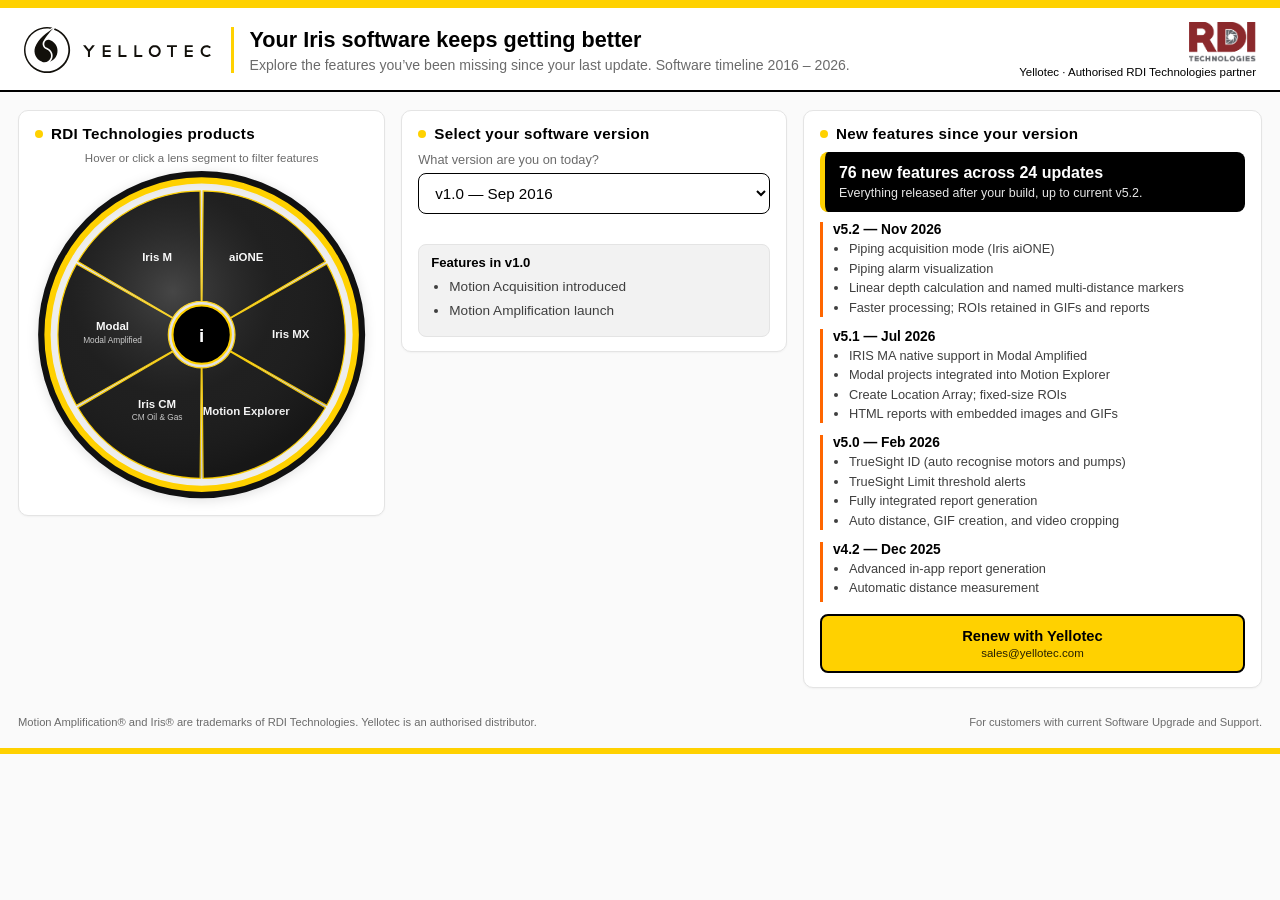
<file: index.html>
<!DOCTYPE html>
<html lang="en-ZA">
<head>
<meta charset="utf-8"/>
<meta name="viewport" content="width=device-width, initial-scale=1"/>
<title>Iris software upgrades — Yellotec · RDI Technologies Partner</title>
<link rel="stylesheet" href="assets/yt-template.css"/>
<style>
/* RDI page-specific styles (shared rules live in assets/yt-template.css) */
.wrap { grid-template-columns: 1fr 1.05fr 1.25fr; padding-top:18px; }
.seg-label { font-size:11px; }
.seg-sub { font-size:8px; }
.lens-wrap { gap:12px; }
.product-card { width:100%; border:1px solid var(--border); border-radius:8px; overflow:hidden; background:#fff; display:none; }
.product-card.show { display:block; }
.product-card img { width:100%; height:140px; object-fit:contain; background:#f7f7f7; display:block; padding:8px; }
.product-card .body { padding:10px 12px 12px; }
.product-card h3 { margin:0 0 4px; color:var(--black); font-size:0.95rem; }
.product-card .blurb { margin:0 0 8px; font-size:0.8rem; line-height:1.35; color:var(--charcoal); }
.product-card ul { margin:0; padding-left:16px; }
.product-card li { font-size:0.75rem; margin:0 0 4px; line-height:1.3; }
.product-card .clear { margin-top:8px; background:none; border:1px solid var(--border); border-radius:6px; padding:4px 10px; font-size:0.72rem; cursor:pointer; color:var(--soft); }
label.sel { display:block; font-size:0.8rem; color:var(--soft); margin-bottom:6px; }
select#version { width:100%; padding:10px 12px; font-size:0.95rem; font-family:inherit; border:1.5px solid var(--black); border-radius:8px; color:var(--black); background:var(--white); }
.features-box { margin-top:12px; flex:1; border:1px solid var(--border); border-radius:8px; background:var(--lt); padding:10px 12px; overflow:auto; max-height:420px; }
.features-box h3 { margin:0 0 8px; font-size:0.82rem; color:var(--black); }
.features-box ul { margin:0; padding-left:18px; }
.features-box li { margin:0 0 6px; font-size:0.85rem; line-height:1.35; }
.features-box li.dim { opacity:.35; }
.features-box li.hit { background:rgba(255,209,0,.35); border-radius:3px; padding:1px 4px; margin-left:-4px; }
.since-list { flex:1; overflow:auto; max-height:380px; padding-right:4px; }
.ver-block { margin:0 0 12px; border-left:3px solid var(--orange); padding:0 0 0 10px; }
.ver-block.dim { opacity:.4; }
.ver-block h4 { margin:0 0 4px; color:var(--black); font-size:0.86rem; }
.ver-block ul { margin:0; padding-left:16px; }
.ver-block li { font-size:0.8rem; margin:0 0 3px; line-height:1.3; }
.ver-block li.dim { opacity:.35; }
.ver-block li.hit { background:rgba(255,209,0,.35); border-radius:3px; padding:1px 4px; margin-left:-4px; }
.filter-note { text-align:left; margin-top:6px; }
@media (max-width:960px) { .wrap { grid-template-columns:1fr; } .features-box, .since-list { max-height:none; } }
</style>
</head>
<body>
<div class="topbar"></div>
<header class="yt-header">
  <img class="yt-logo" src="assets/yellotec-logo-landscape-black.svg" alt="Yellotec"/>
  <div class="titles">
    <h1>Your Iris software keeps getting better</h1>
    <p class="sub">Explore the features you&rsquo;ve been missing since your last update. Software timeline 2016 &ndash; 2026.</p>
  </div>
  <div class="yt-partner">
    <img src="assets/rdi-technologies-logo.svg" alt="RDI Technologies"/>
    <small>Yellotec &middot; Authorised RDI Technologies partner</small>
  </div>
</header>

<main class="wrap">
  <section class="panel" id="lensPanel">
    <h2>RDI Technologies products</h2>
    <p class="lens-hint">Hover or click a lens segment to filter features</p>
    <div class="lens-wrap">
      <svg class="lens-svg" id="lens" viewBox="0 0 320 320" role="img" aria-label="Product lens aperture">
        <defs>
          <radialGradient id="glassGrad" cx="40%" cy="35%" r="65%">
            <stop offset="0%" stop-color="#ffffff" stop-opacity="0.55"/>
            <stop offset="55%" stop-color="#888888" stop-opacity="0.15"/>
            <stop offset="100%" stop-color="#000000" stop-opacity="0.35"/>
          </radialGradient>
        </defs>
        <circle class="lens-ring-outer" cx="160" cy="160" r="152"/>
        <circle class="lens-ring" cx="160" cy="160" r="148"/>
        <g id="segments"></g>
        <circle class="lens-glass" cx="160" cy="160" r="138"/>
        <circle class="lens-hub" id="lensHub" cx="160" cy="160" r="28"/>
        <text class="lens-hub-i" x="160" y="161">i</text>
      </svg>
      <div class="product-card" id="productCard">
        <img id="pcImg" alt=""/>
        <div class="body">
          <h3 id="pcTitle"></h3>
          <p class="blurb" id="pcBlurb"></p>
          <ul id="pcFacts"></ul>
          <button type="button" class="clear" id="pcClear">Clear filter</button>
        </div>
      </div>
    </div>
  </section>

  <section class="panel">
    <h2>Select your software version</h2>
    <label class="sel" for="version">What version are you on today?</label>
    <select id="version"></select>
    <p class="filter-note" id="filterNote"></p>
    <div class="features-box">
      <h3 id="featTitle">Features</h3>
      <ul id="featList"></ul>
    </div>
  </section>

  <section class="panel">
    <h2>New features since your version</h2>
    <div class="results-head">
      <p class="count" id="sinceCount">—</p>
      <p class="hint">Everything released after your build, up to current v5.2.</p>
    </div>
    <div class="since-list" id="sinceList"></div>
    <a class="cta" href="mailto:sales@yellotec.com?subject=Iris%20software%20license%20renewal" id="contact">Renew with Yellotec<small>sales@yellotec.com</small></a>
  </section>
</main>

<footer class="footer">
  <span>Motion Amplification® and Iris® are trademarks of RDI Technologies. Yellotec is an authorised distributor.</span>
  <span>For customers with current Software Upgrade and Support.</span>
</footer>
<div class="bottombar"></div>

<script>
const VERSIONS = [{"id": "1.0", "label": "v1.0 — Sep 2016", "date": "Sep 2016", "features": ["Motion Acquisition introduced", "Motion Amplification launch"], "tagged": [{"text": "Motion Acquisition introduced", "products": []}, {"text": "Motion Amplification launch", "products": []}]}, {"id": "1.1", "label": "v1.1 — Dec 2016", "date": "Dec 2016", "features": ["Displacement measurement", "Frequency and time waveforms"], "tagged": [{"text": "Displacement measurement", "products": []}, {"text": "Frequency and time waveforms", "products": []}]}, {"id": "1.3", "label": "v1.3 — Mar 2017", "date": "Mar 2017", "features": ["Image stabilization"], "tagged": [{"text": "Image stabilization", "products": []}]}, {"id": "1.4", "label": "v1.4 — May 2017", "date": "May 2017", "features": ["Orbit capability"], "tagged": [{"text": "Orbit capability", "products": []}]}, {"id": "2.0", "label": "v2.0 — Sep 2017", "date": "Sep 2017", "features": ["Frequency-based filtering"], "tagged": [{"text": "Frequency-based filtering", "products": []}]}, {"id": "2.1", "label": "v2.1 — Dec 2017", "date": "Dec 2017", "features": ["Motion Explorer (new app)", "Multiple distance measurements", "Region-based amplification", "Rotate image in Acquisition"], "tagged": [{"text": "Motion Explorer (new app)", "products": ["explorer"]}, {"text": "Multiple distance measurements", "products": []}, {"text": "Region-based amplification", "products": []}, {"text": "Rotate image in Acquisition", "products": []}]}, {"id": "2.2", "label": "v2.2 — May 2018", "date": "May 2018", "features": ["Bulk filter in Motion Explorer", "Dynamic FFT / partial waveform"], "tagged": [{"text": "Bulk filter in Motion Explorer", "products": ["explorer"]}, {"text": "Dynamic FFT / partial waveform", "products": []}]}, {"id": "2.3", "label": "v2.3 — Sep 2018", "date": "Sep 2018", "features": ["Motion Studio (new app)", "More robust MP4 export", "Annotations aligned with Office"], "tagged": [{"text": "Motion Studio (new app)", "products": []}, {"text": "More robust MP4 export", "products": []}, {"text": "Annotations aligned with Office", "products": []}]}, {"id": "2.4", "label": "v2.4 — Dec 2018", "date": "Dec 2018", "features": ["Iris MX camera support"], "tagged": [{"text": "Iris MX camera support", "products": ["iris-m", "iris-mx"]}]}, {"id": "2.5", "label": "v2.5 — Aug 2019", "date": "Aug 2019", "features": ["Batch amplification in Explorer", "Shaft speed detection and inspection", "Export quality / frame-size options", "Relative phase and shaft-edge calculations"], "tagged": [{"text": "Batch amplification in Explorer", "products": ["explorer"]}, {"text": "Shaft speed detection and inspection", "products": []}, {"text": "Export quality / frame-size options", "products": []}, {"text": "Relative phase and shaft-edge calculations", "products": []}]}, {"id": "2.6", "label": "v2.6 — ~Dec 2019", "date": "~Dec 2019", "features": ["Motion Monitor introduced", "Iris CM continuous monitoring"], "tagged": [{"text": "Motion Monitor introduced", "products": ["iris-cm"]}, {"text": "Iris CM continuous monitoring", "products": ["iris-cm"]}]}, {"id": "3.0", "label": "v3.0 — May 2020", "date": "May 2020", "features": ["Live Motion Amplification", "Motion Map and motion vectors", "Transient ROI / feature track", "Top-frequency filtering and extreme amplification"], "tagged": [{"text": "Live Motion Amplification", "products": ["iris-m"]}, {"text": "Motion Map and motion vectors", "products": ["iris-m"]}, {"text": "Transient ROI / feature track", "products": []}, {"text": "Top-frequency filtering and extreme amplification", "products": []}]}, {"id": "3.1", "label": "v3.1 — Nov 2020", "date": "Nov 2020", "features": ["Triggering, Live ROI, and thresholding", "Long-term record", "HDR (High Density Recording)", "Major Iris CM feature additions"], "tagged": [{"text": "Triggering, Live ROI, and thresholding", "products": ["iris-cm"]}, {"text": "Long-term record", "products": ["iris-cm"]}, {"text": "HDR (High Density Recording)", "products": ["iris-cm", "iris-mx"]}, {"text": "Major Iris CM feature additions", "products": ["iris-cm"]}]}, {"id": "3.2", "label": "v3.2 — Apr 2021", "date": "Apr 2021", "features": ["Phase Map and difference plots", "Improved stabilization", "Colour camera and laser tach add-ons", "Logo, ruler, protractor annotations; Studio audio"], "tagged": [{"text": "Phase Map and difference plots", "products": []}, {"text": "Improved stabilization", "products": []}, {"text": "Colour camera and laser tach add-ons", "products": []}, {"text": "Logo, ruler, protractor annotations; Studio audio", "products": []}]}, {"id": "3.3", "label": "v3.3 — Sep 2021", "date": "Sep 2021", "features": ["Iris M Acquisition Assistant", "Historical data analysis", "Iris CM measurement historization", "Iris CM complex triggers"], "tagged": [{"text": "Iris M Acquisition Assistant", "products": ["iris-m"]}, {"text": "Historical data analysis", "products": []}, {"text": "Iris CM measurement historization", "products": ["iris-cm"]}, {"text": "Iris CM complex triggers", "products": ["iris-cm"]}]}, {"id": "3.4", "label": "v3.4 — Feb/Sep 2022", "date": "Feb/Sep 2022", "features": ["2-camera Iris CM; Iris M Traveler", "Stereo Vision; tablet mode", "3D measurement and Z-axis displacement", "Iris CM external network-drive sync"], "tagged": [{"text": "2-camera Iris CM; Iris M Traveler", "products": ["iris-cm", "iris-m"]}, {"text": "Stereo Vision; tablet mode", "products": ["iris-m"]}, {"text": "3D measurement and Z-axis displacement", "products": []}, {"text": "Iris CM external network-drive sync", "products": ["iris-cm"]}]}, {"id": "3.5", "label": "v3.5 — Nov 2022", "date": "Nov 2022", "features": ["Distance pin and calculator", "Waterfall spectrum; multi-ROI calculate-all", "X/Y motion vectors; noise reduction", "Explorer column and file management"], "tagged": [{"text": "Distance pin and calculator", "products": []}, {"text": "Waterfall spectrum; multi-ROI calculate-all", "products": []}, {"text": "X/Y motion vectors; noise reduction", "products": []}, {"text": "Explorer column and file management", "products": ["explorer"]}]}, {"id": "3.6", "label": "v3.6 — Feb–Jun 2023", "date": "Feb–Jun 2023", "features": ["Modal Amplified released", "Mission Explorer (Iris Explorer)", "Motion Studio autosave", "Audio Editor released"], "tagged": [{"text": "Modal Amplified released", "products": ["modal"]}, {"text": "Mission Explorer (Iris Explorer)", "products": ["explorer"]}, {"text": "Motion Studio autosave", "products": []}, {"text": "Audio Editor released", "products": []}]}, {"id": "3.7", "label": "v3.7 — Sep 2023", "date": "Sep 2023", "features": ["Route-based / repetitive measurement workflow", "Camera Overlay Mode", "Fixed-size / named ROIs; ROI copy-paste", "Zoom Box Annotation; spectrum/waveform historization"], "tagged": [{"text": "Route-based / repetitive measurement workflow", "products": []}, {"text": "Camera Overlay Mode", "products": []}, {"text": "Fixed-size / named ROIs; ROI copy-paste", "products": []}, {"text": "Zoom Box Annotation; spectrum/waveform historization", "products": []}]}, {"id": "3.8", "label": "v3.8 — May 2024", "date": "May 2024", "features": ["MQTT publishing for Iris CM and Iris Edge", "Scalar data to plant systems (SCADA / CMMS / AI)", "Motion Monitor status-view dashboard"], "tagged": [{"text": "MQTT publishing for Iris CM and Iris Edge", "products": ["iris-cm"]}, {"text": "Scalar data to plant systems (SCADA / CMMS / AI)", "products": []}, {"text": "Motion Monitor status-view dashboard", "products": ["iris-cm"]}]}, {"id": "3.9", "label": "v3.9 — Jan 2025", "date": "Jan 2025", "features": ["Object identification", "Calibrated / object-specific Motion Maps", "HDR filter wizard for peak frequencies", "Single-click and auto-refresh ROIs"], "tagged": [{"text": "Object identification", "products": []}, {"text": "Calibrated / object-specific Motion Maps", "products": ["iris-m"]}, {"text": "HDR filter wizard for peak frequencies", "products": []}, {"text": "Single-click and auto-refresh ROIs", "products": []}]}, {"id": "4.2", "label": "v4.2 — Dec 2025", "date": "Dec 2025", "features": ["Advanced in-app report generation", "Automatic distance measurement", "Automatic GIF creation", "Precise video crop; define ROI before Motion Map"], "tagged": [{"text": "Advanced in-app report generation", "products": []}, {"text": "Automatic distance measurement", "products": []}, {"text": "Automatic GIF creation", "products": []}, {"text": "Precise video crop; define ROI before Motion Map", "products": ["iris-m"]}]}, {"id": "5.0", "label": "v5.0 — Feb 2026", "date": "Feb 2026", "features": ["TrueSight ID (auto recognise motors and pumps)", "TrueSight Limit threshold alerts", "Fully integrated report generation", "Auto distance, GIF creation, and video cropping"], "tagged": [{"text": "TrueSight ID (auto recognise motors and pumps)", "products": ["aione"]}, {"text": "TrueSight Limit threshold alerts", "products": ["aione"]}, {"text": "Fully integrated report generation", "products": []}, {"text": "Auto distance, GIF creation, and video cropping", "products": []}]}, {"id": "5.1", "label": "v5.1 — Jul 2026", "date": "Jul 2026", "features": ["IRIS MA native support in Modal Amplified", "Modal projects integrated into Motion Explorer", "Create Location Array; fixed-size ROIs", "HTML reports with embedded images and GIFs"], "tagged": [{"text": "IRIS MA native support in Modal Amplified", "products": ["aione", "iris-m", "modal"]}, {"text": "Modal projects integrated into Motion Explorer", "products": ["explorer", "modal"]}, {"text": "Create Location Array; fixed-size ROIs", "products": []}, {"text": "HTML reports with embedded images and GIFs", "products": []}]}, {"id": "5.2", "label": "v5.2 — Nov 2026", "date": "Nov 2026", "features": ["Piping acquisition mode (Iris aiONE)", "Piping alarm visualization", "Linear depth calculation and named multi-distance markers", "Faster processing; ROIs retained in GIFs and reports"], "tagged": [{"text": "Piping acquisition mode (Iris aiONE)", "products": ["aione"]}, {"text": "Piping alarm visualization", "products": ["aione"]}, {"text": "Linear depth calculation and named multi-distance markers", "products": []}, {"text": "Faster processing; ROIs retained in GIFs and reports", "products": []}]}];
const PRODUCTS = [{"id": "aione", "label": "aiONE", "title": "Iris aiOne™", "blurb": "All-in-one Motion Amplification® ecosystem combining a ruggedized Iris MA™ camera with the TrueSight™ AI analysis engine for rotating machinery, pumps, and piping.", "facts": ["Live Motion Amplification® on camera for instant field feedback", "TrueSight™ ID / Limit / Accel modules; optional wireless accelerometer integration", "v5.2 piping acquisition & alarm visualization (Energy Institute guidance)"], "img": "[data-uri]"}, {"id": "iris-mx", "label": "Iris MX", "title": "Iris MX™", "blurb": "High-speed Motion Amplification® camera for capturing fast transient and high-frequency motion events.", "facts": ["Dedicated high-speed Iris MX camera platform", "Supported in Motion Amplification software from v2.4"], "img": "[data-uri]"}, {"id": "explorer", "label": "Motion Explorer", "title": "Motion Explorer™", "blurb": "Desktop application for organizing, filtering, and managing Motion Amplification recordings and analysis results.", "facts": ["Batch / bulk filtering and file management workflows", "Column and file management enhancements (v3.5+); Mission Explorer naming in later releases"], "img": "[data-uri]"}, {"id": "iris-cm", "label": "Iris CM", "sub": "CM Oil & Gas", "title": "Iris CM™ / Iris CM™ Oil & Gas", "blurb": "Permanently installed, video-based continuous vibration monitoring. The Oil & Gas variant is C1D2 certified for hazardous areas where explosive gases or vapors may be present.", "facts": ["C1D2 certified camera enclosure (30+ lb), intrinsically safe, permanently installed", "24/7 monitoring with multi-system sync and automatic triggering", "Built for upstream, midstream, and downstream oil & gas environments"], "img": "[data-uri]"}, {"id": "modal", "label": "Modal", "sub": "Modal Amplified", "title": "Modal Amplified™", "blurb": "Camera-based modal test and analysis: capture force input with full-field camera response, visualize mode shapes in minutes with virtual sensors instead of dense physical arrays.", "facts": ["Introduced with Iris software v3.6 as a separate install with Modal Amplified hardware", "Stability plots, coherence maps, UFF export; automated frequency filtering", "Non-contact — no surface prep; unlimited virtual ROIs across the structure"], "img": "[data-uri]"}, {"id": "iris-m", "label": "Iris M", "title": "Iris M™", "blurb": "Portable Motion Amplification® camera system for field diagnostics — the foundational Iris platform for visualizing displacement across every pixel.", "facts": ["Core Motion Amplification acquisition and analysis workflow", "Live Motion Amplification and Motion Map features from v3.0 onward"], "img": "[data-uri]"}];
const CX=160, CY=160, R=138, INNER=32;
const N = PRODUCTS.length;

function polar(cx,cy,r,deg) {
  const a = (deg - 90) * Math.PI / 180;
  return [cx + r * Math.cos(a), cy + r * Math.sin(a)];
}
function wedgePath(i) {
  const start = i * (360/N);
  const end = (i+1) * (360/N);
  const gap = 1.2;
  const s = start + gap/2, e = end - gap/2;
  const [x1,y1] = polar(CX,CY,R,s);
  const [x2,y2] = polar(CX,CY,R,e);
  const [ix1,iy1] = polar(CX,CY,INNER,s);
  const [ix2,iy2] = polar(CX,CY,INNER,e);
  const large = (e-s) > 180 ? 1 : 0;
  return "M "+ix1+" "+iy1+" L "+x1+" "+y1+" A "+R+" "+R+" 0 "+large+" 1 "+x2+" "+y2+" L "+ix2+" "+iy2+" A "+INNER+" "+INNER+" 0 "+large+" 0 "+ix1+" "+iy1+" Z";
}
function labelPos(i) {
  const mid = (i + 0.5) * (360/N);
  return polar(CX,CY, R*0.62, mid);
}

let selectedProduct = null;
const segG = document.getElementById("segments");

PRODUCTS.forEach(function(p,i) {
  const path = document.createElementNS("http://www.w3.org/2000/svg","path");
  path.setAttribute("d", wedgePath(i));
  path.setAttribute("class","seg");
  path.setAttribute("data-id", p.id);
  path.setAttribute("data-i", String(i));
  path.setAttribute("tabindex","0");
  path.setAttribute("role","button");
  path.setAttribute("aria-label", p.title);
  path.addEventListener("mouseenter", function() {
    path.classList.add("is-hover");
    if (!path.classList.contains("is-selected")) path.style.transform = "scale(1.035)";
  });
  path.addEventListener("mouseleave", function() {
    path.classList.remove("is-hover");
    if (!path.classList.contains("is-selected")) path.style.transform = "scale(1)";
  });
  path.addEventListener("click", function() { selectProduct(p.id); });
  path.addEventListener("keydown", function(e) {
    if (e.key==="Enter" || e.key===" ") { e.preventDefault(); selectProduct(p.id); }
  });
  segG.appendChild(path);
  const lp = labelPos(i);
  const t = document.createElementNS("http://www.w3.org/2000/svg","text");
  t.setAttribute("class","seg-label");
  t.setAttribute("x", lp[0]); t.setAttribute("y", p.sub ? lp[1]-4 : lp[1]+3);
  t.textContent = p.label;
  segG.appendChild(t);
  if (p.sub) {
    const s = document.createElementNS("http://www.w3.org/2000/svg","text");
    s.setAttribute("class","seg-sub");
    s.setAttribute("x", lp[0]); s.setAttribute("y", lp[1]+8);
    s.textContent = p.sub;
    segG.appendChild(s);
  }
});

function selectProduct(id) {
  if (selectedProduct === id) { clearProduct(); return; }
  selectedProduct = id;
  document.querySelectorAll(".seg").forEach(function(el) {
    var on = el.getAttribute("data-id") === id;
    el.classList.toggle("is-selected", on);
    el.style.transform = on ? "scale(1.05)" : "scale(1)";
  });
  var p = PRODUCTS.find(function(x){ return x.id === id; });
  document.getElementById("pcImg").src = p.img;
  document.getElementById("pcImg").alt = p.title;
  document.getElementById("pcTitle").textContent = p.title;
  document.getElementById("pcBlurb").textContent = p.blurb;
  var ul = document.getElementById("pcFacts");
  ul.innerHTML = "";
  (p.facts||[]).forEach(function(f) {
    var li=document.createElement("li"); li.textContent=f; ul.appendChild(li);
  });
  document.getElementById("productCard").classList.add("show");
  document.getElementById("filterNote").textContent = "Filtering features related to " + p.title;
  render();
}
function clearProduct() {
  selectedProduct = null;
  document.querySelectorAll(".seg").forEach(function(el) {
    el.classList.remove("is-selected"); el.style.transform="scale(1)";
  });
  document.getElementById("productCard").classList.remove("show");
  document.getElementById("filterNote").textContent = "";
  render();
}
document.getElementById("lensHub").addEventListener("click", clearProduct);
document.getElementById("pcClear").addEventListener("click", clearProduct);

var sel = document.getElementById("version");
VERSIONS.forEach(function(v) {
  var o = document.createElement("option");
  o.value = v.id; o.textContent = v.label;
  sel.appendChild(o);
});

function idxOf(id) {
  for (var i=0;i<VERSIONS.length;i++) if (VERSIONS[i].id===id) return i;
  return 0;
}
function featMatches(tagged) {
  if (!selectedProduct) return null;
  var prods = tagged.products || [];
  return prods.indexOf(selectedProduct) >= 0;
}

function render() {
  var cur = sel.value;
  var i = idxOf(cur);
  var v = VERSIONS[i];
  document.getElementById("featTitle").textContent = "Features in v" + v.id;
  var fl = document.getElementById("featList");
  fl.innerHTML = "";
  var items = v.tagged || (v.features||[]).map(function(t){ return {text:t, products:[]}; });
  items.forEach(function(it) {
    var text = typeof it === "string" ? it : it.text;
    var tagged = typeof it === "string" ? {text:it, products:[]} : it;
    var m = featMatches(tagged);
    var li = document.createElement("li");
    li.textContent = text;
    if (m === true) li.classList.add("hit");
    else if (m === false) li.classList.add("dim");
    fl.appendChild(li);
  });
  if (!items.length) fl.innerHTML = '<li class="empty">No researched feature notes for this build.</li>';

  var later = VERSIONS.slice(i+1).slice().reverse();
  var featCount = 0, updCount = later.length;
  var sl = document.getElementById("sinceList");
  sl.innerHTML = "";
  if (!later.length) {
    document.getElementById("sinceCount").textContent = "You are on the current release";
    sl.innerHTML = '<p class="empty">No newer versions after v' + v.id + '.</p>';
  } else {
    later.forEach(function(lv) {
      var block = document.createElement("div");
      block.className = "ver-block";
      var h = document.createElement("h4");
      h.textContent = lv.label;
      block.appendChild(h);
      var ul = document.createElement("ul");
      var its = lv.tagged || (lv.features||[]).map(function(t){ return {text:t, products:[]}; });
      var blockHit = false;
      its.forEach(function(it) {
        var text = typeof it === "string" ? it : it.text;
        var tagged = typeof it === "string" ? {text:it, products:[]} : it;
        featCount++;
        var li = document.createElement("li");
        li.textContent = text;
        var m = featMatches(tagged);
        if (m === true) { li.classList.add("hit"); blockHit = true; }
        else if (m === false) li.classList.add("dim");
        ul.appendChild(li);
      });
      if (selectedProduct && !blockHit) block.classList.add("dim");
      block.appendChild(ul);
      sl.appendChild(block);
    });
    var countText = featCount + " new features across " + updCount + " updates";
    if (selectedProduct) {
      var p = PRODUCTS.find(function(x){ return x.id === selectedProduct; });
      countText += " · highlighting " + (p ? p.label : selectedProduct);
    }
    document.getElementById("sinceCount").textContent = countText;
  }
}

sel.addEventListener("change", function() {
  var url = new URL(location.href);
  url.searchParams.set("v", sel.value);
  history.replaceState(null, "", url);
  render();
});

(function init() {
  var params = new URLSearchParams(location.search);
  var v = params.get("v");
  if (v && VERSIONS.some(function(x){ return x.id === v; })) sel.value = v;
  else sel.value = VERSIONS[0].id;
  render();
})();
</script>
</body>
</html>
</file>
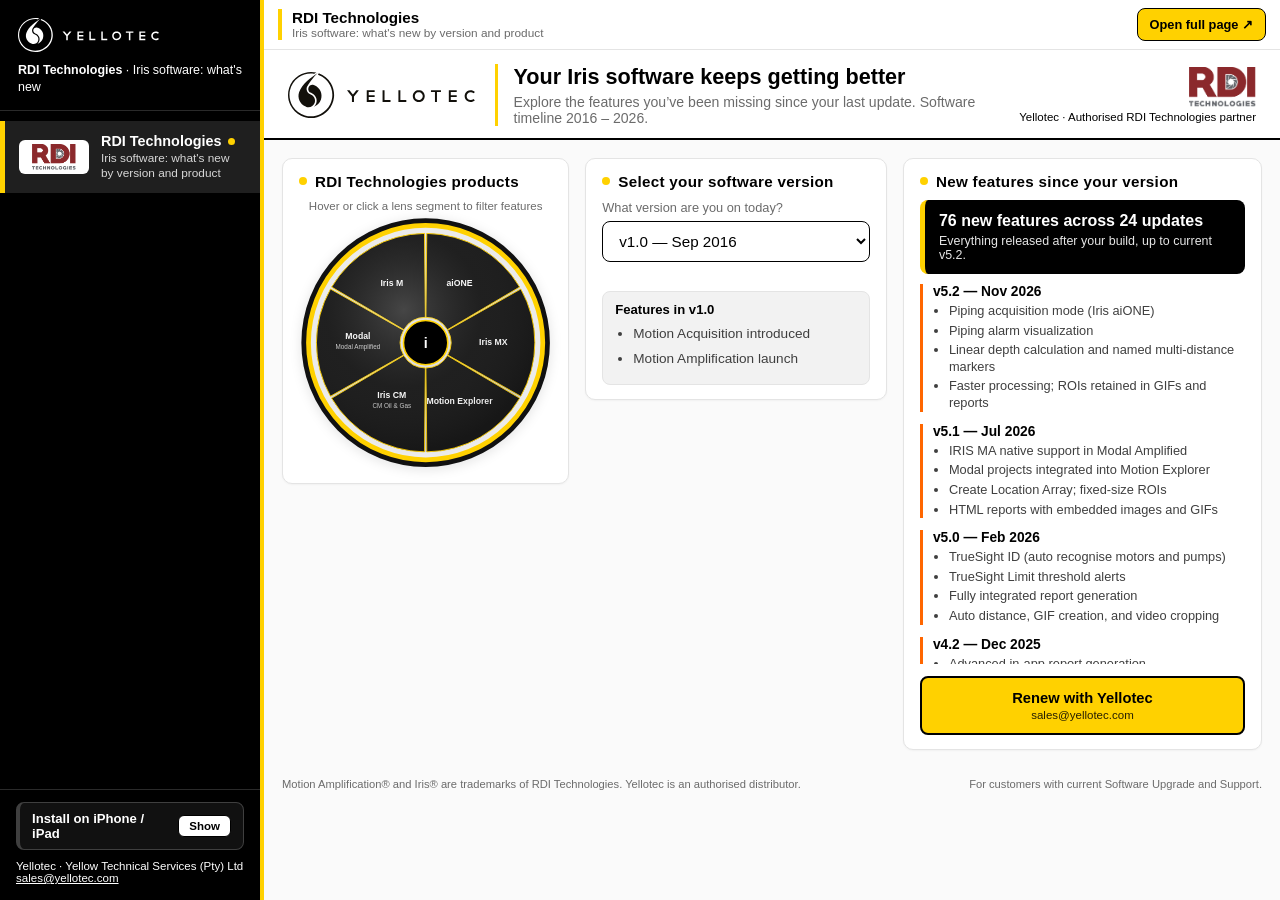
<file: hub/index.html>
<!DOCTYPE html>
<html lang="en-ZA">
<head>
<meta charset="utf-8"/>
<meta name="viewport" content="width=device-width, initial-scale=1, viewport-fit=cover"/>
<title>RDI Iris software — Yellotec</title>
<meta name="description" content="Explore what's new in RDI Technologies Iris software since your version."/>
<meta name="theme-color" content="#000000"/>
<link rel="manifest" href="manifest.webmanifest"/>
<link rel="icon" type="image/svg+xml" href="icons/favicon.svg"/>
<link rel="icon" type="image/png" sizes="32x32" href="icons/favicon-32.png"/>
<link rel="apple-touch-icon" href="icons/apple-touch-icon.png"/>
<meta name="apple-mobile-web-app-capable" content="yes"/>
<meta name="mobile-web-app-capable" content="yes"/>
<meta name="apple-mobile-web-app-status-bar-style" content="black"/>
<meta name="apple-mobile-web-app-title" content="RDI Iris"/>
<link rel="stylesheet" href="../assets/yt-template.css"/>
<style>
/* Hub shell. Palette: #FFD100 yellow, #FF6600 orange, black, white, greys. Arial. No blue.
   Dark backgrounds carry white text; yellow/orange are accents only (or buttons with black text). */
:root { --yellow:#FFD100; --orange:#FF6600; --black:#000000; --white:#FFFFFF; --lt:#F2F2F2; --border:#E4E4E4; --soft:#6B6B6B; --charcoal:#3F3F3F; --side:264px; }
* { box-sizing:border-box; }
html, body { height:100%; margin:0; }
body { font-family:Arial, Helvetica, sans-serif; background:var(--white); color:var(--black); overflow:hidden; }
.hub { display:flex; height:100vh; height:100dvh; }
/* Sidebar */
.side { width:var(--side); flex-shrink:0; background:var(--black); color:#FFFFFF; display:flex; flex-direction:column; border-right:4px solid var(--yellow); }
.side-head { padding:18px 18px 14px; border-bottom:1px solid #2a2a2a; }
.side-head img { height:34px; width:auto; display:block; }
.side-head p { margin:10px 0 0; font-size:0.78rem; color:#FFFFFF; line-height:1.35; }
.side-head p b { color:#FFFFFF; }
.brands { list-style:none; margin:0; padding:10px 0; flex:1; overflow:auto; }
.brand { display:flex; gap:12px; align-items:center; width:100%; padding:12px 16px 12px 14px; border:0; border-left:5px solid transparent; background:transparent; color:#FFFFFF; text-align:left; cursor:pointer; font-family:inherit; }
.brand:hover { background:#1a1a1a; }
.brand.is-on { background:#1f1f1f; border-left-color:var(--yellow); }
.brand.is-on .b-name::after { content:""; display:inline-block; width:7px; height:7px; border-radius:50%; background:var(--yellow); margin-left:7px; vertical-align:middle; }
.brand:focus-visible { outline:2px solid var(--yellow); outline-offset:-2px; }
.chip { width:70px; height:34px; flex-shrink:0; background:#FFFFFF; border-radius:6px; display:flex; align-items:center; justify-content:center; padding:4px 6px; }
.chip img { max-width:100%; max-height:100%; display:block; }
.chip.soon { background:#2a2a2a; border:1px dashed #6B6B6B; color:#FFFFFF; font-size:0.62rem; font-weight:700; letter-spacing:0.04em; }
.b-text { min-width:0; }
.b-name { display:block; font-weight:700; font-size:0.9rem; color:#FFFFFF; }
.b-desc { display:block; font-size:0.74rem; color:#FFFFFF; opacity:0.82; line-height:1.3; margin-top:2px; }
.brand[disabled] { cursor:not-allowed; opacity:0.55; }
.brand[disabled]:hover { background:transparent; }
.side-foot { padding:12px 16px 16px; border-top:1px solid #2a2a2a; font-size:0.72rem; color:#FFFFFF; }
.side-foot a { color:#FFFFFF; }
.install-btn { display:none; width:100%; margin:0 0 10px; padding:10px 12px; border:0; border-radius:8px; background:var(--yellow); color:var(--black); font-weight:700; font-size:0.85rem; cursor:pointer; font-family:inherit; }
.install-btn:hover { background:var(--orange); color:var(--black); }
.install-btn.show { display:block; }
.side .yt-note { background:#111111; border-color:#3F3F3F; color:#FFFFFF; margin:0 0 10px; }
.side .yt-note .yt-note-head strong, .side .yt-note .yt-note-body { color:#FFFFFF; }
/* Main */
.main { flex:1; min-width:0; display:flex; flex-direction:column; background:var(--lt); }
.bar { display:flex; align-items:center; gap:12px; padding:8px 14px; background:var(--white); border-bottom:1px solid var(--border); min-height:48px; }
.bar .cur { font-weight:700; font-size:0.95rem; color:var(--black); border-left:4px solid var(--yellow); padding-left:10px; }
.bar .cur small { display:block; font-weight:400; font-size:0.74rem; color:var(--soft); }
.bar .open { margin-left:auto; padding:8px 12px; border:1.5px solid var(--black); border-radius:8px; color:var(--black); background:var(--yellow); font-weight:700; font-size:0.8rem; text-decoration:none; white-space:nowrap; }
.bar .open:hover { background:var(--orange); }
.frame-wrap { flex:1; position:relative; min-height:0; }
.frame-wrap iframe { position:absolute; inset:0; width:100%; height:100%; border:0; background:var(--white); }
.loading { position:absolute; top:12px; right:16px; font-size:0.74rem; background:var(--black); color:#FFFFFF; border-left:3px solid var(--yellow); padding:4px 10px; border-radius:999px; display:none; }
.loading.show { display:block; }
.offline { display:none; font-size:0.72rem; background:var(--black); color:#FFFFFF; border-left:3px solid var(--orange); padding:3px 8px; border-radius:999px; }
.offline.show { display:inline-block; }
/* Mobile top bar + drawer */
.mtop { display:none; }
.burger { width:44px; height:44px; border:1.5px solid var(--yellow); border-radius:8px; background:var(--black); cursor:pointer; display:flex; flex-direction:column; justify-content:center; align-items:center; gap:5px; padding:0; }
.burger span { display:block; width:22px; height:2px; background:#FFFFFF; }
.scrim { display:none; }
@media (max-width:820px) {
  .hub { flex-direction:column; }
  .mtop { display:flex; align-items:center; gap:12px; padding:8px 12px; padding-top:calc(8px + env(safe-area-inset-top)); background:var(--black); color:#FFFFFF; border-bottom:3px solid var(--yellow); }
  .mtop img { height:26px; }
  .mtop .mcur { margin-left:auto; font-size:0.8rem; font-weight:700; color:#FFFFFF; text-align:right; max-width:50%; }
  .side { position:fixed; top:0; left:0; right:0; width:auto; max-height:88vh; z-index:20; border-right:0; border-bottom:4px solid var(--yellow); transform:translateY(-105%); transition:transform .22s ease; box-shadow:0 10px 30px rgba(0,0,0,.45); }
  .hub.drawer-open .side { transform:translateY(0); }
  .hub.drawer-open .scrim { display:block; position:fixed; inset:0; background:rgba(0,0,0,.45); z-index:15; }
  .side-close { display:flex !important; }
  .bar { padding:6px 10px; min-height:44px; }
  .bar .cur { font-size:0.85rem; }
  .bar .cur small { display:none; }
}
.side-close { display:none; position:absolute; top:12px; right:12px; width:40px; height:40px; border:1.5px solid var(--yellow); border-radius:8px; background:var(--black); color:#FFFFFF; font-size:1.3rem; cursor:pointer; align-items:center; justify-content:center; font-family:inherit; }
.side { position:relative; }
@media (max-width:820px) { .side { position:fixed; } }
</style>
</head>
<body>
<div class="hub" id="hub">
  <div class="mtop">
    <button type="button" class="burger" id="burger" aria-label="Open selector menu" aria-controls="side" aria-expanded="false"><span></span><span></span><span></span></button>
    <img src="../assets/yellotec-logo-landscape-white.svg" alt="Yellotec"/>
    <div class="mcur" id="mcur"></div>
  </div>
  <aside class="side" id="side" aria-label="RDI selector">
    <button type="button" class="side-close" id="sideClose" aria-label="Close menu">×</button>
    <div class="side-head">
      <img src="../assets/yellotec-logo-landscape-white.svg" alt="Yellotec"/>
      <p><b>RDI Technologies</b> · Iris software: what's new</p>
    </div>
    <ul class="brands" id="brands" role="tablist" aria-orientation="vertical"></ul>
    <div class="side-foot">
      <button type="button" class="install-btn" id="installBtn">Install app</button>
      <div class="yt-note" data-note="ios">
        <div class="yt-note-head"><strong>Install on iPhone / iPad</strong><button type="button" class="yt-note-toggle" aria-expanded="false">Show</button></div>
        <div class="yt-note-body">Open this page in <b>Safari</b>, tap <b>Share</b> (square with arrow) → <b>Add to Home Screen</b> → <b>Add</b>. On Android Chrome use the <b>Install app</b> button or menu ⋮ → <b>Install app</b>.</div>
      </div>
      Yellotec · Yellow Technical Services (Pty) Ltd<br/><a href="mailto:sales@yellotec.com">sales@yellotec.com</a><br/><span class="offline" id="offline">Offline copy</span>
    </div>
  </aside>
  <div class="scrim" id="scrim"></div>
  <section class="main">
    <div class="bar">
      <div class="cur" id="cur">—<small></small></div>
      <a class="open" id="openFull" href="#" target="_blank" rel="noopener">Open full page ↗</a>
    </div>
    <div class="frame-wrap">
      <iframe id="frame" title="RDI Iris software" src="about:blank"></iframe>
      <div class="loading" id="loading">Loading…</div>
    </div>
  </section>
</div>
<script>
var BRANDS = [
  { id:"rdi", name:"RDI Technologies", desc:"Iris software: what's new by version and product", path:"../index.html", logo:"../assets/rdi-technologies-logo.svg", alt:"RDI Technologies" }
];
var KEY = "yt-hub-brand";
var current = null;
var hub = document.getElementById("hub"), frame = document.getElementById("frame");

function esc(s){ return String(s).replace(/[&<>"']/g, function(c){ return {"&":"&amp;","<":"&lt;",">":"&gt;",'"':"&quot;","'":"&#39;"}[c]; }); }
function brandById(id){ return BRANDS.find(function(b){ return b.id===id && !b.disabled; }); }

var ul = document.getElementById("brands");
BRANDS.forEach(function(b){
  var li = document.createElement("li");
  li.innerHTML = '<button type="button" class="brand" role="tab" data-id="'+b.id+'"'+(b.disabled?' disabled aria-disabled="true" title="Coming soon"':'')+'>'+
    (b.logo ? '<span class="chip"><img src="'+b.logo+'" alt="'+esc(b.alt)+'"/></span>' : '<span class="chip soon">SOON</span>')+
    '<span class="b-text"><span class="b-name">'+esc(b.name)+(b.disabled?' – coming soon':'')+'</span><span class="b-desc">'+esc(b.desc)+'</span></span></button>';
  ul.appendChild(li);
});
ul.addEventListener("click", function(e){
  var btn = e.target.closest(".brand"); if (!btn || btn.disabled) return;
  select(btn.getAttribute("data-id"), true); closeDrawer();
});

function hashBrand(){ var h = new URLSearchParams(location.hash.replace(/^#/,"")); return h.get("brand"); }
function select(id, push){
  var b = brandById(id) || BRANDS[0];
  if (current === b.id && frame.getAttribute("src") !== "about:blank") return;
  current = b.id;
  document.querySelectorAll(".brand").forEach(function(el){ var on = el.getAttribute("data-id")===b.id; el.classList.toggle("is-on", on); el.setAttribute("aria-selected", on?"true":"false"); });
  document.getElementById("cur").innerHTML = esc(b.name)+'<small>'+esc(b.desc)+'</small>';
  document.getElementById("mcur").textContent = b.name;
  document.getElementById("openFull").href = b.path;
  document.getElementById("loading").classList.add("show");
  frame.title = b.name + " selector";
  frame.src = b.path + "?embed=1";
  try { localStorage.setItem(KEY, b.id); } catch(e) {}
  var want = "#brand=" + b.id;
  if (location.hash !== want) { if (push) history.pushState(null, "", want); else history.replaceState(null, "", want); }
  document.title = b.name + " · Yellotec";
}
frame.addEventListener("load", function(){
  document.getElementById("loading").classList.remove("show");
  // Embedded view: hide only the thin top/bottom colour bars of the selector page (same-origin). Logos stay.
  try {
    var d = frame.contentDocument;
    if (d && d.head && !d.getElementById("yt-embed-style")) {
      var st = d.createElement("style"); st.id = "yt-embed-style";
      st.textContent = ".topbar,.bottombar{display:none!important}" +
        /* phone widths: stop wide tables/toolbars from stretching the single grid column past the viewport */
        "@media (max-width:1000px){.wrap{grid-template-columns:minmax(0,1fr)!important}.wrap>*{min-width:0}.results-body{overflow-x:auto}}";
      d.head.appendChild(st);
    }
  } catch(e) { /* cross-origin or file:// restrictions: page still works with its bars */ }
});
window.addEventListener("hashchange", function(){ var id = hashBrand(); if (id && brandById(id)) select(id, false); });
window.addEventListener("popstate", function(){ var id = hashBrand(); if (id && brandById(id)) select(id, false); });

// Drawer (mobile)
function openDrawer(){ hub.classList.add("drawer-open"); document.getElementById("burger").setAttribute("aria-expanded","true"); }
function closeDrawer(){ hub.classList.remove("drawer-open"); document.getElementById("burger").setAttribute("aria-expanded","false"); }
document.getElementById("burger").addEventListener("click", openDrawer);
document.getElementById("sideClose").addEventListener("click", closeDrawer);
document.getElementById("scrim").addEventListener("click", closeDrawer);
document.addEventListener("keydown", function(e){ if (e.key === "Escape") closeDrawer(); });

// Notes (.yt-note, hidden by default)
document.addEventListener("click", function(e){
  var btn = e.target.closest ? e.target.closest(".yt-note-toggle") : null; if (!btn) return;
  var box = btn.closest(".yt-note"), open = !box.classList.contains("is-open");
  box.classList.toggle("is-open", open); btn.textContent = open ? "Hide" : "Show"; btn.setAttribute("aria-expanded", open?"true":"false");
});

// Install prompt (Chrome/Edge/Android). iOS uses the collapsed hint.
var deferred = null, installBtn = document.getElementById("installBtn");
var standalone = window.matchMedia("(display-mode: standalone)").matches || window.navigator.standalone === true;
window.addEventListener("beforeinstallprompt", function(e){ e.preventDefault(); deferred = e; if (!standalone) installBtn.classList.add("show"); });
installBtn.addEventListener("click", function(){
  if (!deferred) return;
  deferred.prompt();
  deferred.userChoice.finally(function(){ deferred = null; installBtn.classList.remove("show"); });
});
window.addEventListener("appinstalled", function(){ installBtn.classList.remove("show"); });
if (standalone) document.querySelector('[data-note="ios"]').style.display = "none";

// Offline badge
function net(){ document.getElementById("offline").classList.toggle("show", !navigator.onLine); }
window.addEventListener("online", net); window.addEventListener("offline", net); net();

// Service worker: only over http(s). It lives at the site root so it can also cache the selector pages in the iframe.
if ("serviceWorker" in navigator && /^https?:$/.test(location.protocol)) {
  window.addEventListener("load", function(){
    navigator.serviceWorker.register("../sw.js", { scope: "../" }).catch(function(err){ console.warn("SW registration failed", err); });
  });
}

// Initial brand: #brand=… deep link, else last used, else RDI.
var start = hashBrand(); var saved = null; try { saved = localStorage.getItem(KEY); } catch(e) {}
select(brandById(start) ? start : (brandById(saved) ? saved : "rdi"), false);
</script>
</body>
</html>
</file>
<file: assets/yt-template.css>
/* ==========================================================================
   Yellotec Product-Selector Template — shared styles (yt-template.css)
   Palette: #FFD100 yellow · #FF6600 orange · black · white.  Font: Arial.  No blue.
   RULE 1: any black/dark background => text is WHITE. Yellow/orange are accents only
           (borders, rings, dots, strokes, buttons with BLACK text).
   ========================================================================== */
:root {
  --yellow:#FFD100;
  --orange:#FF6600;
  --black:#000000;
  --ink:#111111;
  --charcoal:#3F3F3F;
  --lt:#F2F2F2;
  --soft:#6B6B6B;
  --white:#FFFFFF;
  --border:#E4E4E4;
}
* { box-sizing:border-box; }
html,body { margin:0; padding:0; font-family:Arial, Helvetica, sans-serif; color:var(--charcoal); background:#fafafa; }
body { min-height:100vh; }

/* ---- Bars ---- */
.topbar { height:8px; background:var(--yellow); }
.bottombar { height:6px; background:var(--yellow); margin-top:8px; }

/* ---- Header: Yellotec landscape logo LEFT, partner logo RIGHT (RULES 2+3) ---- */
.yt-header {
  display:flex; align-items:center; gap:20px; flex-wrap:nowrap;
  padding:14px 24px 12px; background:var(--white); border-bottom:2px solid var(--black);
}
.yt-header .yt-logo { height:46px; width:auto; display:block; flex-shrink:0; }
.yt-header .titles { flex:1; min-width:0; padding-left:16px; border-left:3px solid var(--yellow); }
.yt-header h1 { margin:0; color:var(--black); font-size:1.35rem; font-weight:700; line-height:1.2; }
.yt-header .sub { margin:4px 0 0; color:var(--soft); font-size:0.88rem; }
.yt-header .yt-partner { margin-left:auto; display:flex; flex-direction:column; align-items:flex-end; gap:4px; flex-shrink:0; }
.yt-header .yt-partner img { height:40px; width:auto; max-width:300px; display:block; }
.yt-header .yt-partner small { font-size:0.72rem; color:var(--black); }

/* ---- Tabs ---- */
.tabs { display:flex; gap:0; max-width:1280px; margin:14px auto 0; padding:0 18px; border-bottom:2px solid var(--black); }
.tab {
  flex:1; text-align:center; padding:12px 10px; font-weight:700; font-size:0.95rem;
  background:var(--lt); color:var(--black); border:2px solid var(--black); border-bottom:none;
  border-radius:8px 8px 0 0; cursor:pointer; margin-right:-2px; font-family:inherit;
}
.tab + .tab { margin-left:4px; }
.tab:hover { background:#fff6c2; }
.tab.is-on { background:var(--yellow); color:var(--black); z-index:1; }

/* ---- Layout ---- */
.wrap {
  max-width:1280px; margin:0 auto; padding:16px 18px 28px;
  display:grid; grid-template-columns: 0.95fr 0.85fr 1.45fr; gap:16px; align-items:start;
}
.wrap.two-col { grid-template-columns: 0.9fr 2.1fr; }
.wrap.two-col .col-apps { display:none; }
.panel {
  background:var(--white); border:1px solid var(--border); border-radius:10px;
  padding:14px 16px; box-shadow:0 1px 2px rgba(0,0,0,.04);
  display:flex; flex-direction:column; min-height:0;
}
.panel h2 { margin:0 0 10px; color:var(--black); font-size:0.95rem; letter-spacing:.02em; display:flex; align-items:center; gap:8px; }
.panel h2::before { content:""; width:8px; height:8px; border-radius:50%; background:var(--yellow); flex-shrink:0; }

/* ---- Lens / aperture wheel (labels WHITE on dark segments) ---- */
.lens-wrap { display:flex; flex-direction:column; align-items:center; gap:10px; width:100%; }
.lens-svg { width:100%; max-width:340px; height:auto; filter:drop-shadow(0 2px 6px rgba(0,0,0,.12)); }
.seg { fill:#1a1a1a; stroke:var(--yellow); stroke-width:1.2; cursor:pointer; transition: fill .18s, transform .18s; transform-origin:160px 160px; }
.seg:hover, .seg.is-hover { fill:#333; }
.seg.is-selected { fill:#000; stroke:var(--orange); stroke-width:2.2; }
.seg-label { fill:#FFFFFF; font-family:Arial,sans-serif; font-size:10.5px; font-weight:700; pointer-events:none; text-anchor:middle; }
.seg-sub { fill:#FFFFFF; opacity:.8; font-family:Arial,sans-serif; font-size:7.5px; pointer-events:none; text-anchor:middle; }
.lens-ring { fill:none; stroke:var(--yellow); stroke-width:6; }
.lens-ring-outer { fill:none; stroke:#111; stroke-width:10; }
.lens-glass { fill:url(#glassGrad); opacity:.35; pointer-events:none; }
.lens-hub { fill:#000; stroke:var(--yellow); stroke-width:2; cursor:pointer; }
.lens-hub-i { fill:#FFFFFF; font-family:Arial,sans-serif; font-size:18px; font-weight:700; text-anchor:middle; dominant-baseline:central; pointer-events:none; }
.lens-hint { font-size:0.72rem; color:var(--soft); text-align:center; margin:0 0 4px; }
.filter-note { font-size:0.72rem; color:var(--orange); min-height:1em; margin:4px 0 0; text-align:center; }
.clear-btn { margin-top:4px; background:none; border:1px solid var(--border); border-radius:6px; padding:5px 10px; font-size:0.72rem; cursor:pointer; color:var(--soft); align-self:center; font-family:inherit; }
.clear-btn:hover { border-color:var(--black); color:var(--black); }

/* ---- Dropdown placed BELOW the wheel (RULES 4+6) ---- */
.wheel-dropdown { width:100%; margin-top:6px; padding-top:10px; border-top:1px solid var(--border); }
.wheel-dropdown label { display:block; font-size:0.78rem; font-weight:700; color:var(--black); margin:0 0 4px; }
.wheel-dropdown select, select.yt-select {
  width:100%; padding:9px 10px; font-size:0.9rem; font-family:inherit;
  border:1.5px solid var(--black); border-radius:8px; color:var(--black); background:var(--white);
}

/* ---- Results banner (dark => white text) ---- */
.results-head { background:var(--black); color:#FFFFFF; border-radius:8px; padding:12px 14px; margin-bottom:10px; border-left:5px solid var(--yellow); }
.results-head .count { font-size:1rem; font-weight:700; margin:0; color:#FFFFFF; }
.results-head .hint { margin:4px 0 0; font-size:0.78rem; color:#FFFFFF; opacity:.9; }

/* ---- Segmented control ---- */
.yt-seg { display:inline-flex; border:2px solid var(--black); border-radius:999px; overflow:hidden; margin:0 0 10px; }
.yt-seg button { padding:8px 14px; border:none; background:var(--white); color:var(--black); font-weight:700; font-size:0.82rem; cursor:pointer; font-family:inherit; }
.yt-seg button + button { border-left:2px solid var(--black); }
.yt-seg button.is-on { background:var(--yellow); color:var(--black); }

/* ---- Notes boxes with Hide/Show (RULE 5: hidden by default) ---- */
.yt-note { border:1px solid var(--border); border-left:4px solid var(--orange); border-radius:8px; background:#fff8f0; margin:0 0 10px; }
.yt-note-head { display:flex; align-items:center; justify-content:space-between; gap:10px; padding:8px 12px; }
.yt-note-head strong { font-size:0.82rem; color:var(--black); }
.yt-note-toggle { padding:4px 10px; border:1.5px solid var(--black); border-radius:6px; background:var(--white); color:var(--black); font-size:0.72rem; font-weight:700; cursor:pointer; font-family:inherit; }
.yt-note-toggle:hover { background:var(--yellow); }
.yt-note-body { padding:0 12px 10px; font-size:0.8rem; line-height:1.4; color:var(--charcoal); }
.yt-note:not(.is-open) .yt-note-body { display:none; }
.yt-note.dark { background:#1a1a1a; border-color:#333; border-left-color:var(--yellow); }
.yt-note.dark .yt-note-head strong, .yt-note.dark .yt-note-body, .yt-note.dark .yt-note-body b { color:#FFFFFF; }

/* ---- Small grey "not listed" tag ---- */
.yt-notlisted { display:inline-block; font-size:0.66rem; color:#6B6B6B; background:#EFEFEF; border:1px solid #DDD; border-radius:4px; padding:1px 6px; margin:2px 0; font-weight:400; }

/* ---- CTA ---- */
.cta { display:block; text-align:center; margin-top:12px; padding:12px 16px; background:var(--yellow); color:var(--black); font-weight:700; text-decoration:none; border-radius:8px; border:2px solid var(--black); font-size:0.92rem; }
.cta:hover { background:var(--orange); color:var(--black); border-color:var(--orange); }
.cta small { display:block; font-weight:400; font-size:0.72rem; margin-top:3px; opacity:.85; }
.empty { color:var(--soft); font-size:0.85rem; padding:8px 0; }

/* ---- Footer ---- */
.footer { max-width:1280px; margin:0 auto 20px; padding:0 18px; font-size:0.7rem; color:var(--soft); display:flex; justify-content:space-between; gap:12px; flex-wrap:wrap; }

@media (max-width:1000px) {
  .wrap, .wrap.two-col { grid-template-columns:1fr; }
  .lens-svg { max-width:280px; }
  .yt-header { flex-wrap:wrap; }
  .yt-header .titles { order:3; flex-basis:100%; border-left:none; padding-left:0; }
  .tabs { flex-wrap:wrap; }
  .tab { flex:1 1 45%; margin:0 0 4px; border-bottom:2px solid var(--black); }
}
@media (max-width:520px) {
  .yt-header .yt-logo { height:36px; }
  .yt-header .yt-partner img { height:30px; }
  .yt-header h1 { font-size:1.15rem; }
}
</file>
